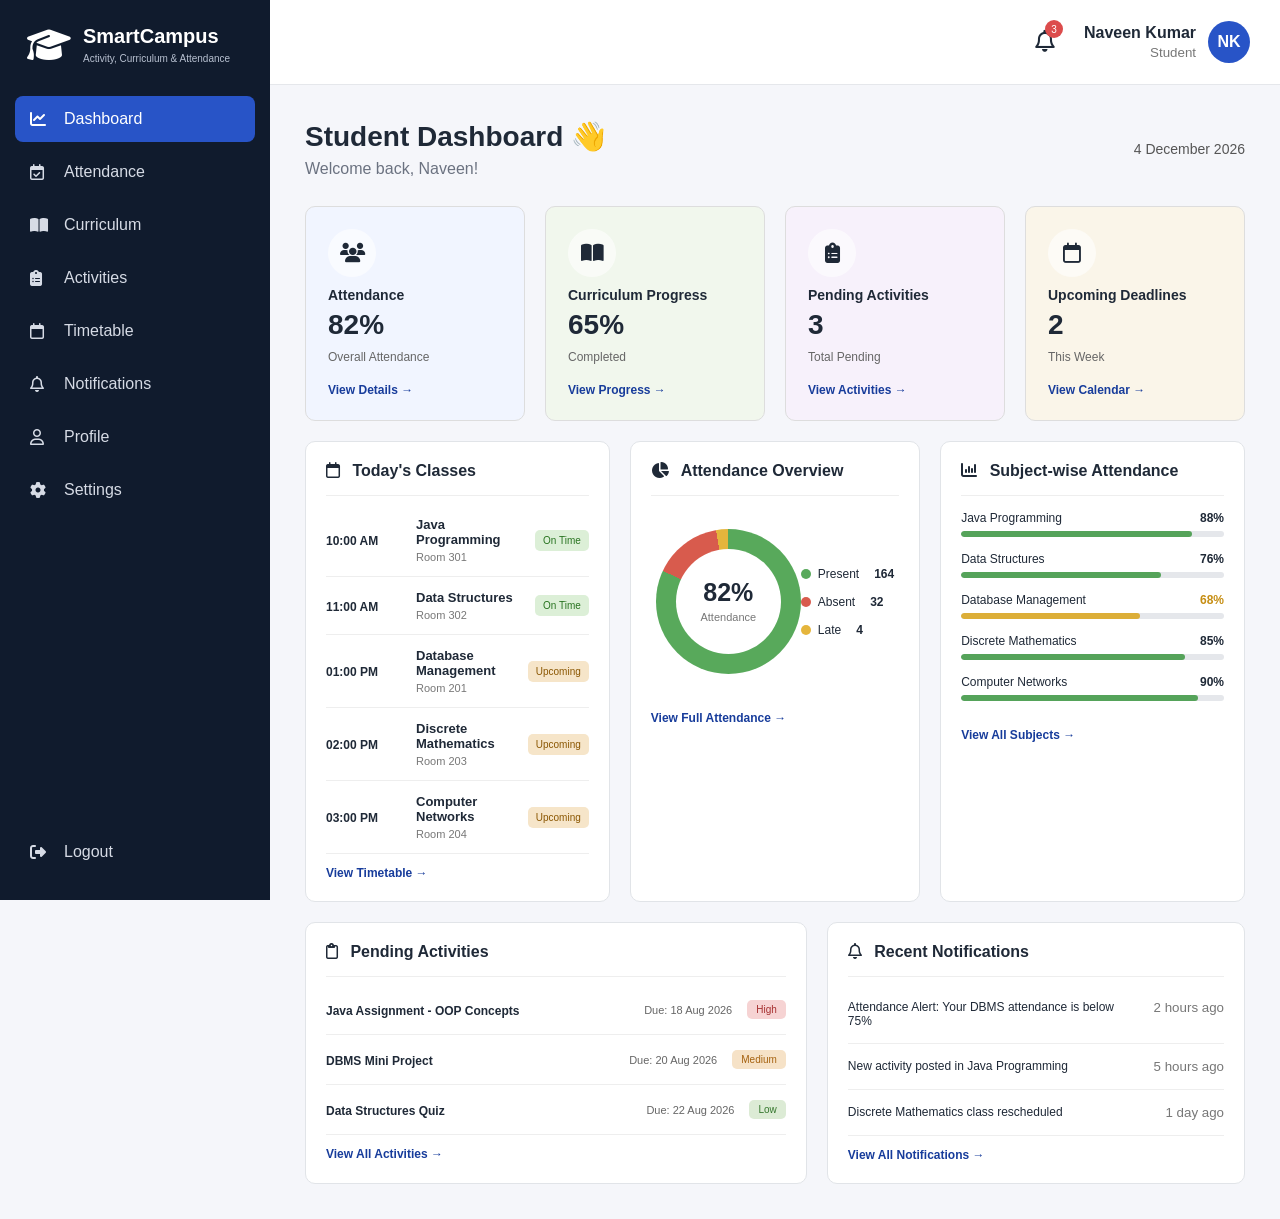
<file: index.html>
<!doctype html>
<html lang="en">
  <head>
    <meta charset="UTF-8" />
    <meta name="viewport" content="width=device-width, initial-scale=1.0" />

    <title>SmartCampus</title>

    <link rel="stylesheet" href="style.css" />

    <link
      rel="stylesheet"
      href="https://cdnjs.cloudflare.com/ajax/libs/font-awesome/6.5.2/css/all.min.css"
    />
  </head>

  <body>
    <div class="app">
      <!-- SIDEBAR -->
      <aside class="sidebar">
        <div class="logo">
          <i class="fa-solid fa-graduation-cap"></i>

          <div>
            <h2>SmartCampus</h2>
            <span>Activity, Curriculum & Attendance</span>
          </div>
        </div>

        <nav>
          <a href="index.html" class="nav-item active">
            <i class="fa-solid fa-chart-line"></i>
            <span>Dashboard</span>
          </a>

          <a href="attendance.html" class="nav-item">
            <i class="fa-regular fa-calendar-check"></i>
            <span>Attendance</span>
          </a>

          <a href="curriculum.html" class="nav-item">
            <i class="fa-solid fa-book-open"></i>
            <span>Curriculum</span>
          </a>

          <a href="activities.html" class="nav-item">
            <i class="fa-solid fa-clipboard-list"></i>
            <span>Activities</span>
          </a>

          <a href="timetable.html" class="nav-item">
            <i class="fa-regular fa-calendar"></i>
            <span>Timetable</span>
          </a>

          <a href="notifications.html" class="nav-item">
            <i class="fa-regular fa-bell"></i>
            <span>Notifications</span>
          </a>

          <a href="profile.html" class="nav-item">
            <i class="fa-regular fa-user"></i>
            <span>Profile</span>
          </a>

          <a href="settings.html" class="nav-item">
            <i class="fa-solid fa-gear"></i>
            <span>Settings</span>
          </a>
        </nav>

        <a href="#" class="logout" onclick="logout()">
          <i class="fa-solid fa-right-from-bracket"></i>
          <span>Logout</span>
        </a>
      </aside>

      <!-- MAIN -->
      <main class="main">
        <!-- HEADER -->
        <header class="header">
          <div class="mobile-menu" id="menuBtn">
            <i class="fa-solid fa-bars"></i>
          </div>

          <div class="header-right">
            <div class="notification-icon">
              <i class="fa-regular fa-bell"></i>
              <span>3</span>
            </div>

            <div class="student">
              <div>
                <strong>Naveen Kumar</strong>
                <small>Student</small>
              </div>

              <div class="avatar">NK</div>
            </div>
          </div>
        </header>

        <!-- CONTENT -->
        <section class="content">
          <div class="page-heading">
            <div>
              <h1>Student Dashboard 👋</h1>
              <p>Welcome back, Naveen!</p>
            </div>

            <span id="currentDate"></span>
          </div>

          <!-- STAT CARDS -->
          <div class="stats">
            <div class="stat-card attendance-card">
              <div class="stat-icon">
                <i class="fa-solid fa-users"></i>
              </div>

              <div>
                <p>Attendance</p>
                <h2>82%</h2>
                <span>Overall Attendance</span>
              </div>

              <button onclick="location.href = 'attendance.html'">
                View Details →
              </button>
            </div>

            <div class="stat-card curriculum-card">
              <div class="stat-icon">
                <i class="fa-solid fa-book-open"></i>
              </div>

              <div>
                <p>Curriculum Progress</p>
                <h2>65%</h2>
                <span>Completed</span>
              </div>

              <button onclick="location.href = 'curriculum.html'">
                View Progress →
              </button>
            </div>

            <div class="stat-card activity-card">
              <div class="stat-icon">
                <i class="fa-solid fa-clipboard-list"></i>
              </div>

              <div>
                <p>Pending Activities</p>
                <h2>3</h2>
                <span>Total Pending</span>
              </div>

              <button onclick="location.href = 'activities.html'">
                View Activities →
              </button>
            </div>

            <div class="stat-card deadline-card">
              <div class="stat-icon">
                <i class="fa-regular fa-calendar"></i>
              </div>

              <div>
                <p>Upcoming Deadlines</p>
                <h2>2</h2>
                <span>This Week</span>
              </div>

              <button onclick="location.href = 'activities.html'">
                View Calendar →
              </button>
            </div>
          </div>

          <!-- MIDDLE -->
          <div class="middle-grid">
            <!-- TODAY'S CLASSES -->
            <div class="panel">
              <div class="panel-title">
                <h2>
                  <i class="fa-regular fa-calendar"></i>
                  Today's Classes
                </h2>
              </div>

              <div class="class-list">
                <div class="class-row">
                  <div>
                    <strong>10:00 AM</strong>
                  </div>

                  <div>
                    <b>Java Programming</b>
                    <small>Room 301</small>
                  </div>

                  <span class="status on-time"> On Time </span>
                </div>

                <div class="class-row">
                  <div>
                    <strong>11:00 AM</strong>
                  </div>

                  <div>
                    <b>Data Structures</b>
                    <small>Room 302</small>
                  </div>

                  <span class="status on-time"> On Time </span>
                </div>

                <div class="class-row">
                  <div>
                    <strong>01:00 PM</strong>
                  </div>

                  <div>
                    <b>Database Management</b>
                    <small>Room 201</small>
                  </div>

                  <span class="status upcoming"> Upcoming </span>
                </div>

                <div class="class-row">
                  <div>
                    <strong>02:00 PM</strong>
                  </div>

                  <div>
                    <b>Discrete Mathematics</b>
                    <small>Room 203</small>
                  </div>

                  <span class="status upcoming"> Upcoming </span>
                </div>

                <div class="class-row">
                  <div>
                    <strong>03:00 PM</strong>
                  </div>

                  <div>
                    <b>Computer Networks</b>
                    <small>Room 204</small>
                  </div>

                  <span class="status upcoming"> Upcoming </span>
                </div>
              </div>

              <button
                class="view-btn"
                onclick="location.href = 'timetable.html'"
              >
                View Timetable →
              </button>
            </div>

            <!-- ATTENDANCE OVERVIEW -->
            <div class="panel">
              <div class="panel-title">
                <h2>
                  <i class="fa-solid fa-chart-pie"></i>
                  Attendance Overview
                </h2>
              </div>

              <div class="attendance-chart">
                <div class="circle">
                  <div>
                    <strong>82%</strong>
                    <span>Attendance</span>
                  </div>
                </div>

                <div class="legend">
                  <div>
                    <span class="dot present"></span>
                    Present
                    <b>164</b>
                  </div>

                  <div>
                    <span class="dot absent"></span>
                    Absent
                    <b>32</b>
                  </div>

                  <div>
                    <span class="dot late"></span>
                    Late
                    <b>4</b>
                  </div>
                </div>
              </div>

              <button
                class="view-btn"
                onclick="location.href = 'attendance.html'"
              >
                View Full Attendance →
              </button>
            </div>

            <!-- SUBJECT ATTENDANCE -->
            <div class="panel">
              <div class="panel-title">
                <h2>
                  <i class="fa-solid fa-chart-column"></i>
                  Subject-wise Attendance
                </h2>
              </div>

              <div class="subject">
                <div class="subject-info">
                  <span>Java Programming</span>
                  <b>88%</b>
                </div>

                <div class="progress">
                  <div style="width: 88%"></div>
                </div>
              </div>

              <div class="subject">
                <div class="subject-info">
                  <span>Data Structures</span>
                  <b>76%</b>
                </div>

                <div class="progress">
                  <div style="width: 76%"></div>
                </div>
              </div>

              <div class="subject">
                <div class="subject-info">
                  <span>Database Management</span>
                  <b class="warning-text">68%</b>
                </div>

                <div class="progress warning">
                  <div style="width: 68%"></div>
                </div>
              </div>

              <div class="subject">
                <div class="subject-info">
                  <span>Discrete Mathematics</span>
                  <b>85%</b>
                </div>

                <div class="progress">
                  <div style="width: 85%"></div>
                </div>
              </div>

              <div class="subject">
                <div class="subject-info">
                  <span>Computer Networks</span>
                  <b>90%</b>
                </div>

                <div class="progress">
                  <div style="width: 90%"></div>
                </div>
              </div>

              <button
                class="view-btn"
                onclick="location.href = 'attendance.html'"
              >
                View All Subjects →
              </button>
            </div>
          </div>

          <!-- BOTTOM -->
          <div class="bottom-grid">
            <!-- ACTIVITIES -->
            <div class="panel">
              <div class="panel-title">
                <h2>
                  <i class="fa-regular fa-clipboard"></i>
                  Pending Activities
                </h2>
              </div>

              <div class="activity-row">
                <div>
                  <b>Java Assignment - OOP Concepts</b>
                </div>

                <span> Due: 18 Aug 2026 </span>

                <label class="priority high"> High </label>
              </div>

              <div class="activity-row">
                <div>
                  <b>DBMS Mini Project</b>
                </div>

                <span> Due: 20 Aug 2026 </span>

                <label class="priority medium"> Medium </label>
              </div>

              <div class="activity-row">
                <div>
                  <b>Data Structures Quiz</b>
                </div>

                <span> Due: 22 Aug 2026 </span>

                <label class="priority low"> Low </label>
              </div>

              <button
                class="view-btn"
                onclick="location.href = 'activities.html'"
              >
                View All Activities →
              </button>
            </div>

            <!-- NOTIFICATIONS -->
            <div class="panel">
              <div class="panel-title">
                <h2>
                  <i class="fa-regular fa-bell"></i>
                  Recent Notifications
                </h2>
              </div>

              <div class="notification-row">
                <span>
                  Attendance Alert: Your DBMS attendance is below 75%
                </span>

                <small> 2 hours ago </small>
              </div>

              <div class="notification-row">
                <span> New activity posted in Java Programming </span>

                <small> 5 hours ago </small>
              </div>

              <div class="notification-row">
                <span> Discrete Mathematics class rescheduled </span>

                <small> 1 day ago </small>
              </div>

              <button
                class="view-btn"
                onclick="location.href = 'notifications.html'"
              >
                View All Notifications →
              </button>
            </div>
          </div>
        </section>
      </main>
    </div>

    <script src="script.js"></script>
  </body>
</html>
</file>
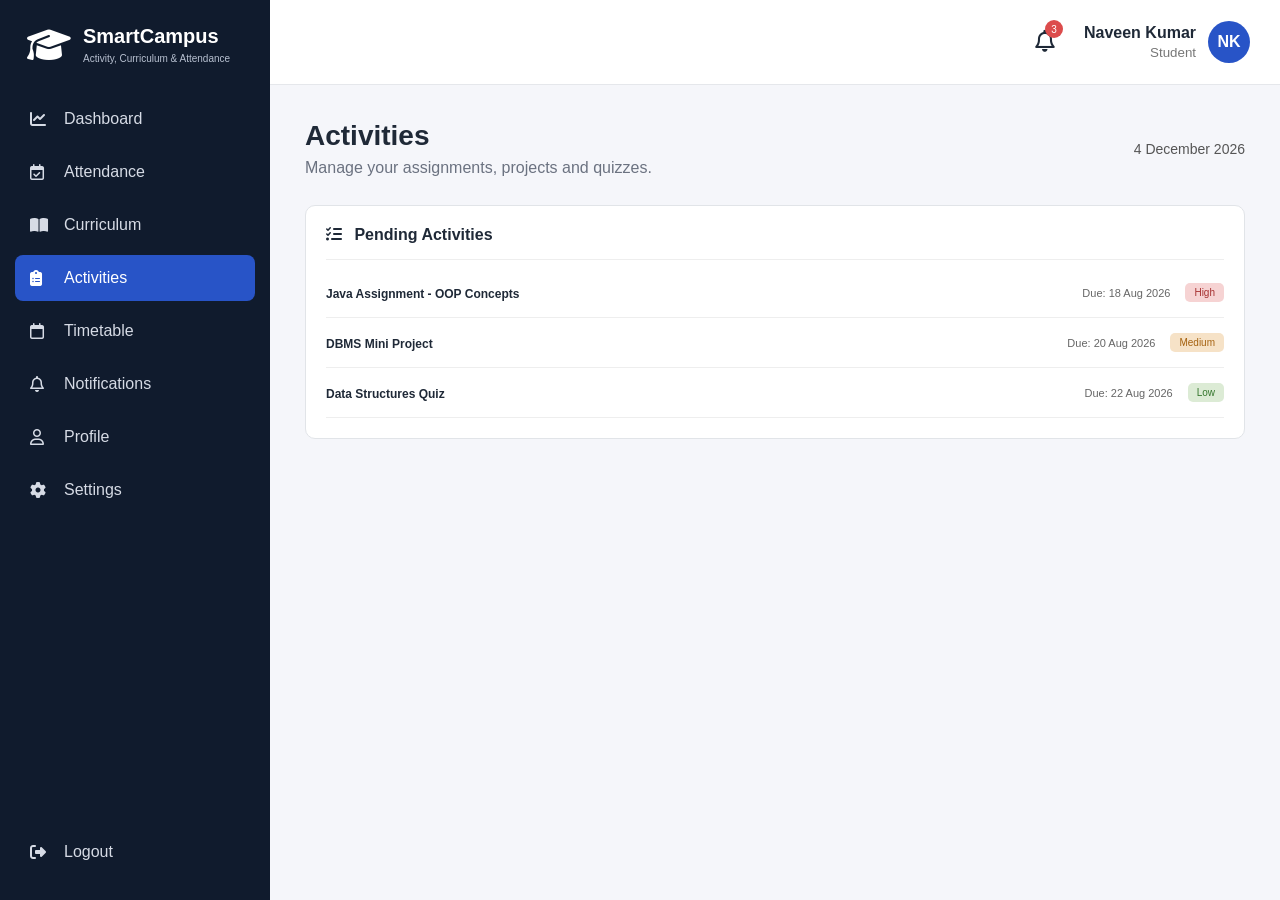
<file: activities.html>
<!DOCTYPE html>
<html lang="en">

<head>
    <meta charset="UTF-8">
    <meta name="viewport" content="width=device-width, initial-scale=1.0">

    <title>SmartCampus - Activities</title>

    <link rel="stylesheet" href="style.css">

    <link
        rel="stylesheet"
        href="https://cdnjs.cloudflare.com/ajax/libs/font-awesome/6.5.2/css/all.min.css"
    >
</head>

<body>

<div class="app">

    <aside class="sidebar">

        <div class="logo">
            <i class="fa-solid fa-graduation-cap"></i>

            <div>
                <h2>SmartCampus</h2>
                <span>Activity, Curriculum & Attendance</span>
            </div>
        </div>

        <nav>

            <a href="index.html" class="nav-item">
                <i class="fa-solid fa-chart-line"></i>
                <span>Dashboard</span>
            </a>

            <a href="attendance.html" class="nav-item">
                <i class="fa-regular fa-calendar-check"></i>
                <span>Attendance</span>
            </a>

            <a href="curriculum.html" class="nav-item">
                <i class="fa-solid fa-book-open"></i>
                <span>Curriculum</span>
            </a>

            <a href="activities.html" class="nav-item active">
                <i class="fa-solid fa-clipboard-list"></i>
                <span>Activities</span>
            </a>

            <a href="timetable.html" class="nav-item">
                <i class="fa-regular fa-calendar"></i>
                <span>Timetable</span>
            </a>

            <a href="notifications.html" class="nav-item">
                <i class="fa-regular fa-bell"></i>
                <span>Notifications</span>
            </a>

            <a href="profile.html" class="nav-item">
                <i class="fa-regular fa-user"></i>
                <span>Profile</span>
            </a>

            <a href="settings.html" class="nav-item">
                <i class="fa-solid fa-gear"></i>
                <span>Settings</span>
            </a>

        </nav>

        <a href="#" class="logout" onclick="logout()">
            <i class="fa-solid fa-right-from-bracket"></i>
            <span>Logout</span>
        </a>

    </aside>


    <main class="main">

        <header class="header">

            <div class="mobile-menu" id="menuBtn">
                <i class="fa-solid fa-bars"></i>
            </div>

            <div class="header-right">

                <div class="notification-icon">
                    <i class="fa-regular fa-bell"></i>
                    <span>3</span>
                </div>

                <div class="student">

                    <div>
                        <strong>Naveen Kumar</strong>
                        <small>Student</small>
                    </div>

                    <div class="avatar">NK</div>

                </div>

            </div>

        </header>


        <section class="content">

            <div class="page-heading">

                <div>
                    <h1>Activities</h1>
                    <p>Manage your assignments, projects and quizzes.</p>
                </div>

                <span id="currentDate"></span>

            </div>


            <div class="panel">

                <div class="panel-title">

                    <h2>
                        <i class="fa-solid fa-list-check"></i>
                        Pending Activities
                    </h2>

                </div>


                <div class="activity-row">

                    <div>
                        <b>Java Assignment - OOP Concepts</b>
                    </div>

                    <span>
                        Due: 18 Aug 2026
                    </span>

                    <label class="priority high">
                        High
                    </label>

                </div>


                <div class="activity-row">

                    <div>
                        <b>DBMS Mini Project</b>
                    </div>

                    <span>
                        Due: 20 Aug 2026
                    </span>

                    <label class="priority medium">
                        Medium
                    </label>

                </div>


                <div class="activity-row">

                    <div>
                        <b>Data Structures Quiz</b>
                    </div>

                    <span>
                        Due: 22 Aug 2026
                    </span>

                    <label class="priority low">
                        Low
                    </label>

                </div>

            </div>

        </section>

    </main>

</div>

<script src="script.js"></script>

</body>
</html>
</file>
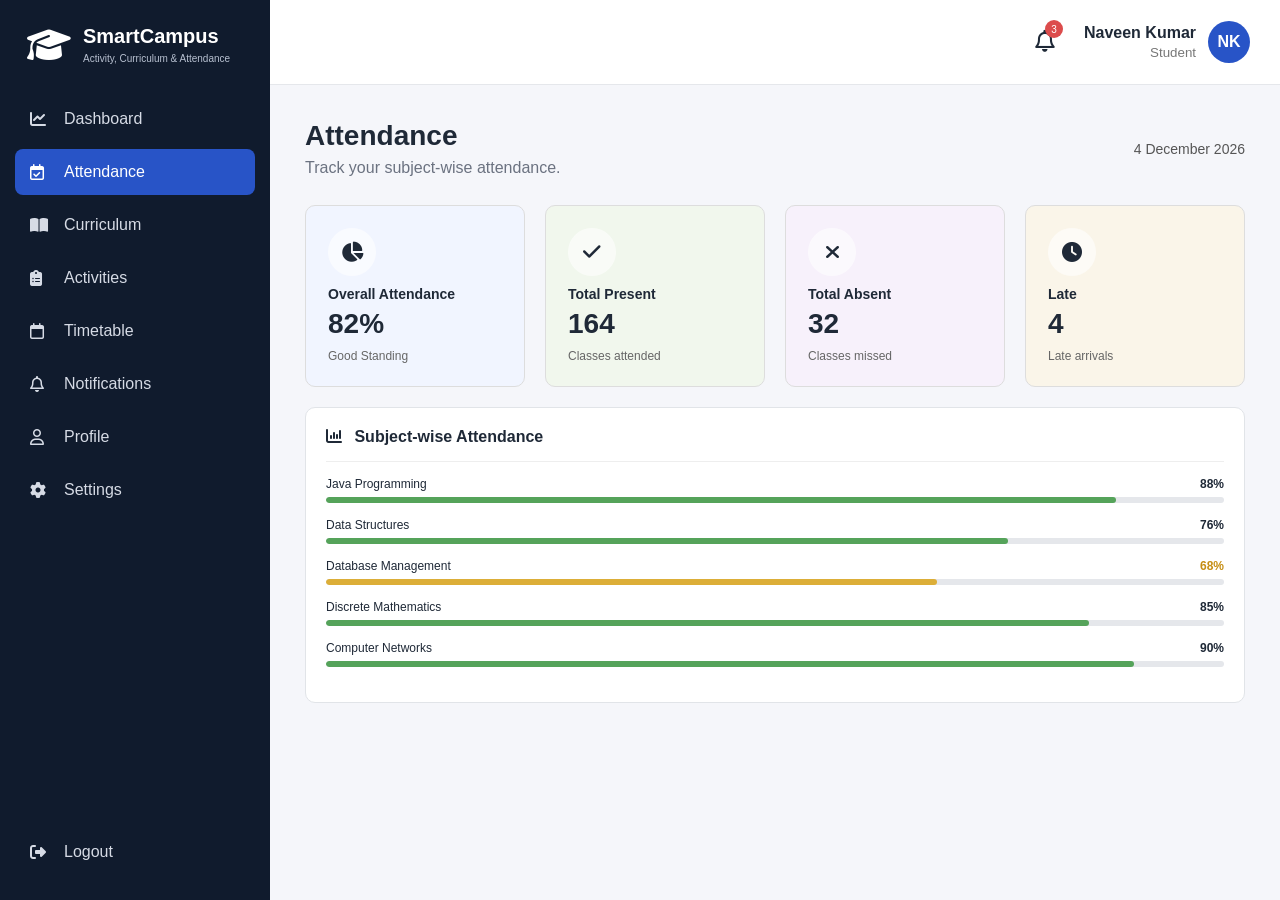
<file: attendance.html>
<!DOCTYPE html>
<html lang="en">
<head>
    <meta charset="UTF-8">
    <meta name="viewport" content="width=device-width, initial-scale=1.0">

    <title>SmartCampus - Attendance</title>

    <link rel="stylesheet" href="style.css">

    <link
        rel="stylesheet"
        href="https://cdnjs.cloudflare.com/ajax/libs/font-awesome/6.5.2/css/all.min.css"
    >
</head>

<body>

<div class="app">

    <aside class="sidebar">

        <div class="logo">
            <i class="fa-solid fa-graduation-cap"></i>

            <div>
                <h2>SmartCampus</h2>
                <span>Activity, Curriculum & Attendance</span>
            </div>
        </div>

        <nav>

            <a href="index.html" class="nav-item">
                <i class="fa-solid fa-chart-line"></i>
                <span>Dashboard</span>
            </a>

            <a href="attendance.html" class="nav-item active">
                <i class="fa-regular fa-calendar-check"></i>
                <span>Attendance</span>
            </a>

            <a href="curriculum.html" class="nav-item">
                <i class="fa-solid fa-book-open"></i>
                <span>Curriculum</span>
            </a>

            <a href="activities.html" class="nav-item">
                <i class="fa-solid fa-clipboard-list"></i>
                <span>Activities</span>
            </a>

            <a href="timetable.html" class="nav-item">
                <i class="fa-regular fa-calendar"></i>
                <span>Timetable</span>
            </a>

            <a href="notifications.html" class="nav-item">
                <i class="fa-regular fa-bell"></i>
                <span>Notifications</span>
            </a>

            <a href="profile.html" class="nav-item">
                <i class="fa-regular fa-user"></i>
                <span>Profile</span>
            </a>

            <a href="settings.html" class="nav-item">
                <i class="fa-solid fa-gear"></i>
                <span>Settings</span>
            </a>

        </nav>

        <a href="#" class="logout" onclick="logout()">
            <i class="fa-solid fa-right-from-bracket"></i>
            <span>Logout</span>
        </a>

    </aside>


    <main class="main">

        <header class="header">

            <div class="mobile-menu" id="menuBtn">
                <i class="fa-solid fa-bars"></i>
            </div>

            <div class="header-right">

                <div class="notification-icon">
                    <i class="fa-regular fa-bell"></i>
                    <span>3</span>
                </div>

                <div class="student">

                    <div>
                        <strong>Naveen Kumar</strong>
                        <small>Student</small>
                    </div>

                    <div class="avatar">
                        NK
                    </div>

                </div>

            </div>

        </header>


        <section class="content">

            <div class="page-heading">

                <div>
                    <h1>Attendance</h1>
                    <p>Track your subject-wise attendance.</p>
                </div>

                <span id="currentDate"></span>

            </div>


            <div class="stats">

                <div class="stat-card attendance-card">
                    <div class="stat-icon">
                        <i class="fa-solid fa-chart-pie"></i>
                    </div>

                    <div>
                        <p>Overall Attendance</p>
                        <h2>82%</h2>
                        <span>Good Standing</span>
                    </div>
                </div>


                <div class="stat-card curriculum-card">
                    <div class="stat-icon">
                        <i class="fa-solid fa-check"></i>
                    </div>

                    <div>
                        <p>Total Present</p>
                        <h2>164</h2>
                        <span>Classes attended</span>
                    </div>
                </div>


                <div class="stat-card activity-card">
                    <div class="stat-icon">
                        <i class="fa-solid fa-xmark"></i>
                    </div>

                    <div>
                        <p>Total Absent</p>
                        <h2>32</h2>
                        <span>Classes missed</span>
                    </div>
                </div>


                <div class="stat-card deadline-card">
                    <div class="stat-icon">
                        <i class="fa-solid fa-clock"></i>
                    </div>

                    <div>
                        <p>Late</p>
                        <h2>4</h2>
                        <span>Late arrivals</span>
                    </div>
                </div>

            </div>


            <div class="panel">

                <div class="panel-title">
                    <h2>
                        <i class="fa-solid fa-chart-column"></i>
                        Subject-wise Attendance
                    </h2>
                </div>


                <div class="subject">

                    <div class="subject-info">
                        <span>Java Programming</span>
                        <b>88%</b>
                    </div>

                    <div class="progress">
                        <div style="width:88%"></div>
                    </div>

                </div>


                <div class="subject">

                    <div class="subject-info">
                        <span>Data Structures</span>
                        <b>76%</b>
                    </div>

                    <div class="progress">
                        <div style="width:76%"></div>
                    </div>

                </div>


                <div class="subject">

                    <div class="subject-info">
                        <span>Database Management</span>
                        <b class="warning-text">68%</b>
                    </div>

                    <div class="progress warning">
                        <div style="width:68%"></div>
                    </div>

                </div>


                <div class="subject">

                    <div class="subject-info">
                        <span>Discrete Mathematics</span>
                        <b>85%</b>
                    </div>

                    <div class="progress">
                        <div style="width:85%"></div>
                    </div>

                </div>


                <div class="subject">

                    <div class="subject-info">
                        <span>Computer Networks</span>
                        <b>90%</b>
                    </div>

                    <div class="progress">
                        <div style="width:90%"></div>
                    </div>

                </div>

            </div>

        </section>

    </main>

</div>

<script src="script.js"></script>

</body>
</html>
</file>
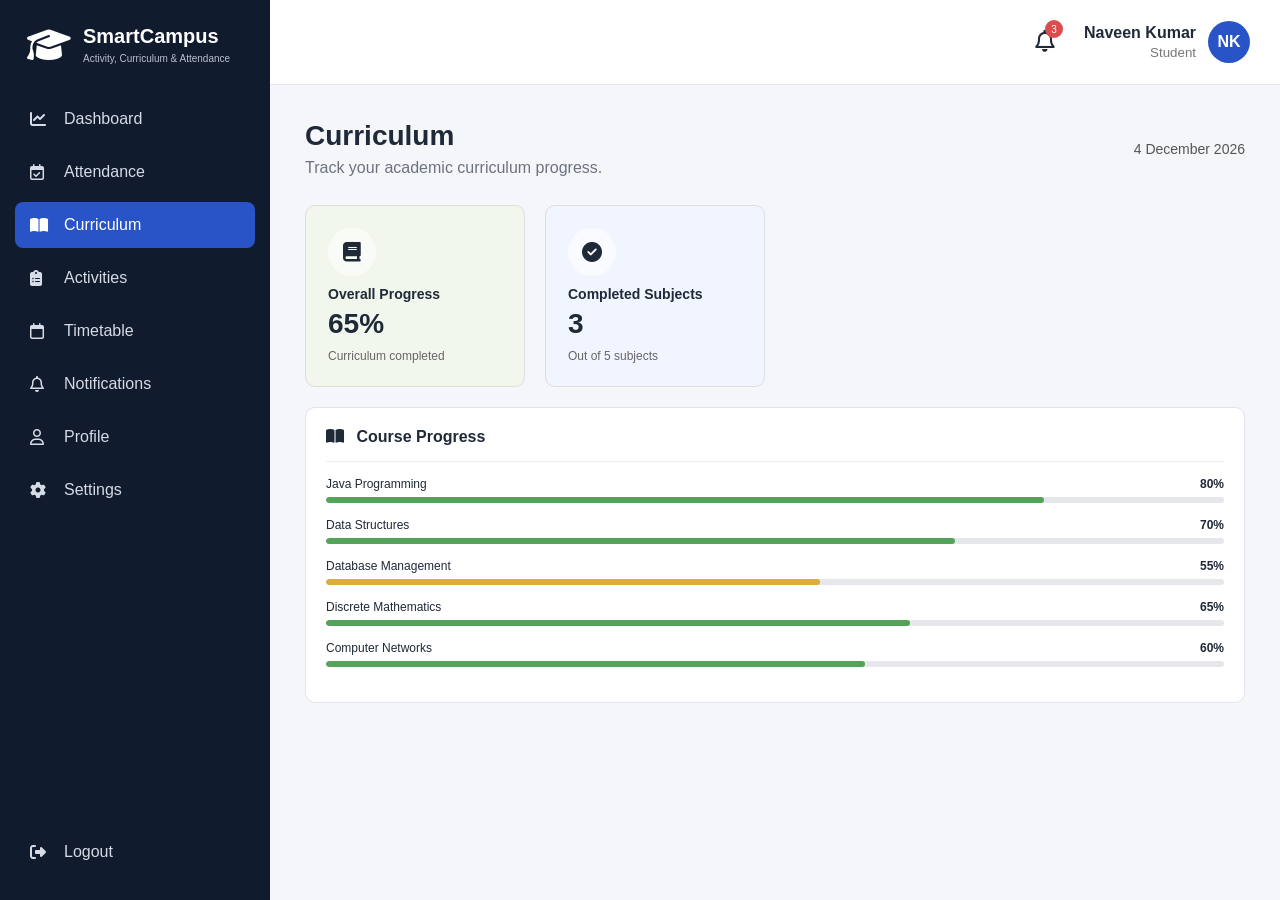
<file: curriculum.html>
<!DOCTYPE html>
<html lang="en">

<head>
    <meta charset="UTF-8">
    <meta name="viewport" content="width=device-width, initial-scale=1.0">

    <title>SmartCampus - Curriculum</title>

    <link rel="stylesheet" href="style.css">

    <link
        rel="stylesheet"
        href="https://cdnjs.cloudflare.com/ajax/libs/font-awesome/6.5.2/css/all.min.css"
    >
</head>

<body>

<div class="app">

    <aside class="sidebar">

        <div class="logo">
            <i class="fa-solid fa-graduation-cap"></i>

            <div>
                <h2>SmartCampus</h2>
                <span>Activity, Curriculum & Attendance</span>
            </div>
        </div>

        <nav>

            <a href="index.html" class="nav-item">
                <i class="fa-solid fa-chart-line"></i>
                <span>Dashboard</span>
            </a>

            <a href="attendance.html" class="nav-item">
                <i class="fa-regular fa-calendar-check"></i>
                <span>Attendance</span>
            </a>

            <a href="curriculum.html" class="nav-item active">
                <i class="fa-solid fa-book-open"></i>
                <span>Curriculum</span>
            </a>

            <a href="activities.html" class="nav-item">
                <i class="fa-solid fa-clipboard-list"></i>
                <span>Activities</span>
            </a>

            <a href="timetable.html" class="nav-item">
                <i class="fa-regular fa-calendar"></i>
                <span>Timetable</span>
            </a>

            <a href="notifications.html" class="nav-item">
                <i class="fa-regular fa-bell"></i>
                <span>Notifications</span>
            </a>

            <a href="profile.html" class="nav-item">
                <i class="fa-regular fa-user"></i>
                <span>Profile</span>
            </a>

            <a href="settings.html" class="nav-item">
                <i class="fa-solid fa-gear"></i>
                <span>Settings</span>
            </a>

        </nav>

        <a href="#" class="logout" onclick="logout()">
            <i class="fa-solid fa-right-from-bracket"></i>
            <span>Logout</span>
        </a>

    </aside>


    <main class="main">

        <header class="header">

            <div class="mobile-menu" id="menuBtn">
                <i class="fa-solid fa-bars"></i>
            </div>

            <div class="header-right">

                <div class="notification-icon">
                    <i class="fa-regular fa-bell"></i>
                    <span>3</span>
                </div>

                <div class="student">

                    <div>
                        <strong>Naveen Kumar</strong>
                        <small>Student</small>
                    </div>

                    <div class="avatar">NK</div>

                </div>

            </div>

        </header>


        <section class="content">

            <div class="page-heading">

                <div>
                    <h1>Curriculum</h1>
                    <p>Track your academic curriculum progress.</p>
                </div>

                <span id="currentDate"></span>

            </div>


            <div class="stats">

                <div class="stat-card curriculum-card">

                    <div class="stat-icon">
                        <i class="fa-solid fa-book"></i>
                    </div>

                    <div>
                        <p>Overall Progress</p>
                        <h2>65%</h2>
                        <span>Curriculum completed</span>
                    </div>

                </div>

                <div class="stat-card attendance-card">

                    <div class="stat-icon">
                        <i class="fa-solid fa-circle-check"></i>
                    </div>

                    <div>
                        <p>Completed Subjects</p>
                        <h2>3</h2>
                        <span>Out of 5 subjects</span>
                    </div>

                </div>

            </div>


            <div class="panel">

                <div class="panel-title">
                    <h2>
                        <i class="fa-solid fa-book-open"></i>
                        Course Progress
                    </h2>
                </div>


                <div class="subject">

                    <div class="subject-info">
                        <span>Java Programming</span>
                        <b>80%</b>
                    </div>

                    <div class="progress">
                        <div style="width:80%"></div>
                    </div>

                </div>


                <div class="subject">

                    <div class="subject-info">
                        <span>Data Structures</span>
                        <b>70%</b>
                    </div>

                    <div class="progress">
                        <div style="width:70%"></div>
                    </div>

                </div>


                <div class="subject">

                    <div class="subject-info">
                        <span>Database Management</span>
                        <b>55%</b>
                    </div>

                    <div class="progress warning">
                        <div style="width:55%"></div>
                    </div>

                </div>


                <div class="subject">

                    <div class="subject-info">
                        <span>Discrete Mathematics</span>
                        <b>65%</b>
                    </div>

                    <div class="progress">
                        <div style="width:65%"></div>
                    </div>

                </div>


                <div class="subject">

                    <div class="subject-info">
                        <span>Computer Networks</span>
                        <b>60%</b>
                    </div>

                    <div class="progress">
                        <div style="width:60%"></div>
                    </div>

                </div>

            </div>

        </section>

    </main>

</div>

<script src="script.js"></script>

</body>
</html>
</file>
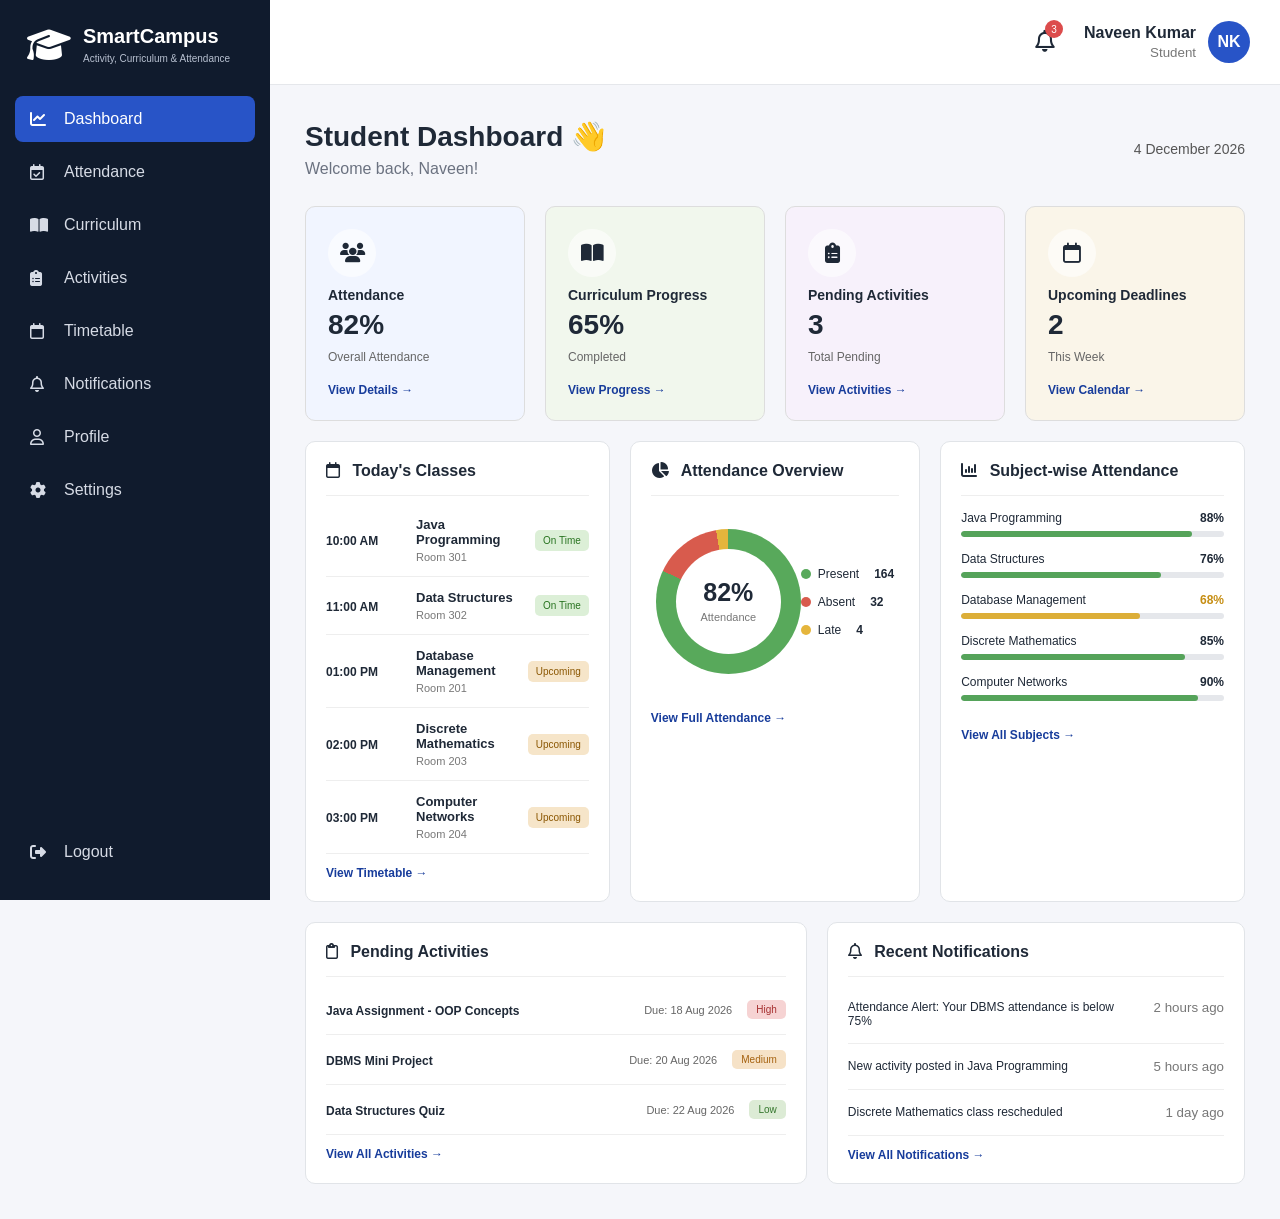
<file: new_project.html>
<!DOCTYPE html>
<html lang="en">
<head>
    <meta charset="UTF-8">
    <meta name="viewport" content="width=device-width, initial-scale=1.0">

    <title>SmartCampus - Student Dashboard</title>

    <link rel="stylesheet" href="style.css">

    <!-- Icons -->
    <link
        rel="stylesheet"
        href="https://cdnjs.cloudflare.com/ajax/libs/font-awesome/6.5.2/css/all.min.css"
    >
</head>

<body>

<div class="app">

    <!-- ================= SIDEBAR ================= -->

    <aside class="sidebar">

        <div class="logo">
            <i class="fa-solid fa-graduation-cap"></i>

            <div>
                <h2>SmartCampus</h2>
                <span>Activity, Curriculum & Attendance</span>
            </div>
        </div>

        <nav>

            <a href="#" class="nav-item active" data-page="dashboard">
                <i class="fa-solid fa-chart-line"></i>
                <span>Dashboard</span>
            </a>

            <a href="#" class="nav-item" data-page="attendance">
                <i class="fa-regular fa-calendar-check"></i>
                <span>Attendance</span>
            </a>

            <a href="#" class="nav-item" data-page="curriculum">
                <i class="fa-solid fa-book-open"></i>
                <span>Curriculum</span>
            </a>

            <a href="#" class="nav-item" data-page="activities">
                <i class="fa-solid fa-clipboard-list"></i>
                <span>Activities</span>
            </a>

            <a href="#" class="nav-item" data-page="timetable">
                <i class="fa-regular fa-calendar"></i>
                <span>Timetable</span>
            </a>

            <a href="#" class="nav-item" data-page="notifications">
                <i class="fa-regular fa-bell"></i>
                <span>Notifications</span>
            </a>

            <a href="#" class="nav-item" data-page="profile">
                <i class="fa-regular fa-user"></i>
                <span>Profile</span>
            </a>

            <a href="#" class="nav-item" data-page="settings">
                <i class="fa-solid fa-gear"></i>
                <span>Settings</span>
            </a>

        </nav>

        <a href="#" class="logout">
            <i class="fa-solid fa-right-from-bracket"></i>
            <span>Logout</span>
        </a>

    </aside>


    <!-- ================= MAIN ================= -->

    <main class="main">

        <!-- HEADER -->

        <header class="header">

            <div class="mobile-menu" id="menuBtn">
                <i class="fa-solid fa-bars"></i>
            </div>

            <div class="header-right">

                <div class="notification-icon">
                    <i class="fa-regular fa-bell"></i>
                    <span>3</span>
                </div>

                <div class="student">

                    <div>
                        <strong>Naveen Kumar</strong>
                        <small>Student</small>
                    </div>

                    <div class="avatar">
                        NK
                    </div>

                </div>

            </div>

        </header>


        <!-- ================= CONTENT ================= -->

        <section class="content" id="content">

            <div class="page-heading">

                <div>
                    <h1>Student Dashboard 👋</h1>
                    <p>Welcome back, Naveen!</p>
                </div>

                <span id="currentDate"></span>

            </div>


            <!-- ================= STAT CARDS ================= -->

            <div class="stats">

                <div class="stat-card attendance-card">

                    <div class="stat-icon">
                        <i class="fa-solid fa-users"></i>
                    </div>

                    <div>
                        <p>Attendance</p>
                        <h2>82%</h2>
                        <span>Overall Attendance</span>
                    </div>

                    <button onclick="showPage('attendance')">
                        View Details →
                    </button>

                </div>


                <div class="stat-card curriculum-card">

                    <div class="stat-icon">
                        <i class="fa-solid fa-book-open"></i>
                    </div>

                    <div>
                        <p>Curriculum Progress</p>
                        <h2>65%</h2>
                        <span>Completed</span>
                    </div>

                    <button onclick="showPage('curriculum')">
                        View Progress →
                    </button>

                </div>


                <div class="stat-card activity-card">

                    <div class="stat-icon">
                        <i class="fa-solid fa-clipboard-list"></i>
                    </div>

                    <div>
                        <p>Pending Activities</p>
                        <h2>3</h2>
                        <span>Total Pending</span>
                    </div>

                    <button onclick="showPage('activities')">
                        View Activities →
                    </button>

                </div>


                <div class="stat-card deadline-card">

                    <div class="stat-icon">
                        <i class="fa-regular fa-calendar"></i>
                    </div>

                    <div>
                        <p>Upcoming Deadlines</p>
                        <h2>2</h2>
                        <span>This Week</span>
                    </div>

                    <button onclick="showPage('activities')">
                        View Calendar →
                    </button>

                </div>

            </div>


            <!-- ================= MIDDLE SECTION ================= -->

            <div class="middle-grid">


                <!-- TODAY'S CLASSES -->

                <div class="panel">

                    <div class="panel-title">
                        <h2>
                            <i class="fa-regular fa-calendar"></i>
                            Today's Classes
                        </h2>
                    </div>

                    <div class="class-list">

                        <div class="class-row">
                            <div>
                                <strong>10:00 AM</strong>
                            </div>

                            <div>
                                <b>Java Programming</b>
                                <small>Room 301</small>
                            </div>

                            <span class="status on-time">
                                On Time
                            </span>
                        </div>


                        <div class="class-row">

                            <div>
                                <strong>11:00 AM</strong>
                            </div>

                            <div>
                                <b>Data Structures</b>
                                <small>Room 302</small>
                            </div>

                            <span class="status on-time">
                                On Time
                            </span>

                        </div>


                        <div class="class-row">

                            <div>
                                <strong>01:00 PM</strong>
                            </div>

                            <div>
                                <b>Database Management</b>
                                <small>Room 201</small>
                            </div>

                            <span class="status upcoming">
                                Upcoming
                            </span>

                        </div>


                        <div class="class-row">

                            <div>
                                <strong>02:00 PM</strong>
                            </div>

                            <div>
                                <b>Discrete Mathematics</b>
                                <small>Room 203</small>
                            </div>

                            <span class="status upcoming">
                                Upcoming
                            </span>

                        </div>


                        <div class="class-row">

                            <div>
                                <strong>03:00 PM</strong>
                            </div>

                            <div>
                                <b>Computer Networks</b>
                                <small>Room 204</small>
                            </div>

                            <span class="status upcoming">
                                Upcoming
                            </span>

                        </div>

                    </div>

                    <button class="view-btn"
                            onclick="showPage('timetable')">
                        View Timetable →
                    </button>

                </div>


                <!-- ATTENDANCE OVERVIEW -->

                <div class="panel">

                    <div class="panel-title">
                        <h2>
                            <i class="fa-solid fa-chart-pie"></i>
                            Attendance Overview
                        </h2>
                    </div>

                    <div class="attendance-chart">

                        <div class="circle">

                            <div>
                                <strong>82%</strong>
                                <span>Attendance</span>
                            </div>

                        </div>

                        <div class="legend">

                            <div>
                                <span class="dot present"></span>
                                Present
                                <b>164</b>
                            </div>

                            <div>
                                <span class="dot absent"></span>
                                Absent
                                <b>32</b>
                            </div>

                            <div>
                                <span class="dot late"></span>
                                Late
                                <b>4</b>
                            </div>

                        </div>

                    </div>

                    <button class="view-btn"
                            onclick="showPage('attendance')">
                        View Full Attendance →
                    </button>

                </div>


                <!-- SUBJECT ATTENDANCE -->

                <div class="panel">

                    <div class="panel-title">
                        <h2>
                            <i class="fa-solid fa-chart-column"></i>
                            Subject-wise Attendance
                        </h2>
                    </div>


                    <div class="subject">

                        <div class="subject-info">
                            <span>Java Programming</span>
                            <b>88%</b>
                        </div>

                        <div class="progress">
                            <div style="width:88%"></div>
                        </div>

                    </div>


                    <div class="subject">

                        <div class="subject-info">
                            <span>Data Structures</span>
                            <b>76%</b>
                        </div>

                        <div class="progress">
                            <div style="width:76%"></div>
                        </div>

                    </div>


                    <div class="subject">

                        <div class="subject-info">
                            <span>Database Management</span>
                            <b class="warning-text">68%</b>
                        </div>

                        <div class="progress warning">
                            <div style="width:68%"></div>
                        </div>

                    </div>


                    <div class="subject">

                        <div class="subject-info">
                            <span>Discrete Mathematics</span>
                            <b>85%</b>
                        </div>

                        <div class="progress">
                            <div style="width:85%"></div>
                        </div>

                    </div>


                    <div class="subject">

                        <div class="subject-info">
                            <span>Computer Networks</span>
                            <b>90%</b>
                        </div>

                        <div class="progress">
                            <div style="width:90%"></div>
                        </div>

                    </div>


                    <button class="view-btn"
                            onclick="showPage('attendance')">
                        View All Subjects →
                    </button>

                </div>

            </div>


            <!-- ================= BOTTOM ================= -->

            <div class="bottom-grid">


                <!-- ACTIVITIES -->

                <div class="panel">

                    <div class="panel-title">

                        <h2>
                            <i class="fa-regular fa-clipboard"></i>
                            Pending Activities
                        </h2>

                    </div>


                    <div class="activity-row">

                        <div>
                            <b>Java Assignment - OOP Concepts</b>
                        </div>

                        <span>
                            Due: 18 Aug 2026
                        </span>

                        <label class="priority high">
                            High
                        </label>

                    </div>


                    <div class="activity-row">

                        <div>
                            <b>DBMS Mini Project</b>
                        </div>

                        <span>
                            Due: 20 Aug 2026
                        </span>

                        <label class="priority medium">
                            Medium
                        </label>

                    </div>


                    <div class="activity-row">

                        <div>
                            <b>Data Structures Quiz</b>
                        </div>

                        <span>
                            Due: 22 Aug 2026
                        </span>

                        <label class="priority low">
                            Low
                        </label>

                    </div>


                    <button class="view-btn"
                            onclick="showPage('activities')">
                        View All Activities →
                    </button>

                </div>


                <!-- NOTIFICATIONS -->

                <div class="panel">

                    <div class="panel-title">

                        <h2>
                            <i class="fa-regular fa-bell"></i>
                            Recent Notifications
                        </h2>

                    </div>


                    <div class="notification-row">

                        <span>
                            Attendance Alert: Your DBMS attendance is below 75%
                        </span>

                        <small>
                            2 hours ago
                        </small>

                    </div>


                    <div class="notification-row">

                        <span>
                            New activity posted in Java Programming
                        </span>

                        <small>
                            5 hours ago
                        </small>

                    </div>


                    <div class="notification-row">

                        <span>
                            Discrete Mathematics class rescheduled
                        </span>

                        <small>
                            1 day ago
                        </small>

                    </div>


                    <button class="view-btn"
                            onclick="showPage('notifications')">
                        View All Notifications →
                    </button>

                </div>

            </div>

        </section>

    </main>

</div>


<script src="script.js"></script>

</body>
</html>
</file>
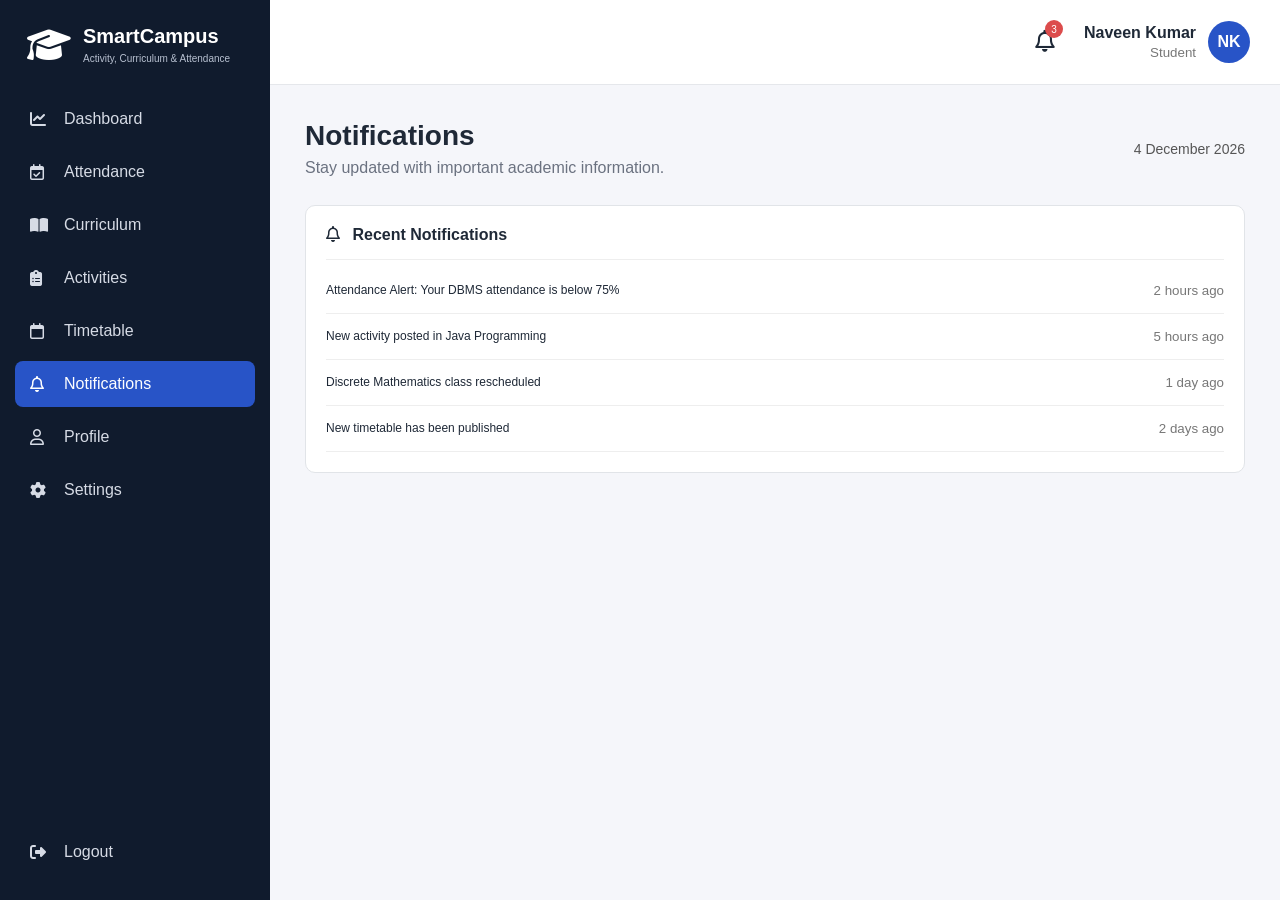
<file: notifications.html>
<!DOCTYPE html>
<html lang="en">

<head>
    <meta charset="UTF-8">
    <meta name="viewport" content="width=device-width, initial-scale=1.0">

    <title>SmartCampus - Notifications</title>

    <link rel="stylesheet" href="style.css">

    <link
        rel="stylesheet"
        href="https://cdnjs.cloudflare.com/ajax/libs/font-awesome/6.5.2/css/all.min.css"
    >
</head>

<body>

<div class="app">

    <aside class="sidebar">

        <div class="logo">
            <i class="fa-solid fa-graduation-cap"></i>

            <div>
                <h2>SmartCampus</h2>
                <span>Activity, Curriculum & Attendance</span>
            </div>
        </div>

        <nav>

            <a href="index.html" class="nav-item">
                <i class="fa-solid fa-chart-line"></i>
                <span>Dashboard</span>
            </a>

            <a href="attendance.html" class="nav-item">
                <i class="fa-regular fa-calendar-check"></i>
                <span>Attendance</span>
            </a>

            <a href="curriculum.html" class="nav-item">
                <i class="fa-solid fa-book-open"></i>
                <span>Curriculum</span>
            </a>

            <a href="activities.html" class="nav-item">
                <i class="fa-solid fa-clipboard-list"></i>
                <span>Activities</span>
            </a>

            <a href="timetable.html" class="nav-item">
                <i class="fa-regular fa-calendar"></i>
                <span>Timetable</span>
            </a>

            <a href="notifications.html" class="nav-item active">
                <i class="fa-regular fa-bell"></i>
                <span>Notifications</span>
            </a>

            <a href="profile.html" class="nav-item">
                <i class="fa-regular fa-user"></i>
                <span>Profile</span>
            </a>

            <a href="settings.html" class="nav-item">
                <i class="fa-solid fa-gear"></i>
                <span>Settings</span>
            </a>

        </nav>

        <a href="#" class="logout" onclick="logout()">
            <i class="fa-solid fa-right-from-bracket"></i>
            <span>Logout</span>
        </a>

    </aside>


    <main class="main">

        <header class="header">

            <div class="mobile-menu" id="menuBtn">
                <i class="fa-solid fa-bars"></i>
            </div>

            <div class="header-right">

                <div class="notification-icon">
                    <i class="fa-regular fa-bell"></i>
                    <span>3</span>
                </div>

                <div class="student">

                    <div>
                        <strong>Naveen Kumar</strong>
                        <small>Student</small>
                    </div>

                    <div class="avatar">NK</div>

                </div>

            </div>

        </header>


        <section class="content">

            <div class="page-heading">

                <div>
                    <h1>Notifications</h1>
                    <p>Stay updated with important academic information.</p>
                </div>

                <span id="currentDate"></span>

            </div>


            <div class="panel">

                <div class="panel-title">

                    <h2>
                        <i class="fa-regular fa-bell"></i>
                        Recent Notifications
                    </h2>

                </div>


                <div class="notification-row">

                    <span>
                        Attendance Alert: Your DBMS attendance is below 75%
                    </span>

                    <small>
                        2 hours ago
                    </small>

                </div>


                <div class="notification-row">

                    <span>
                        New activity posted in Java Programming
                    </span>

                    <small>
                        5 hours ago
                    </small>

                </div>


                <div class="notification-row">

                    <span>
                        Discrete Mathematics class rescheduled
                    </span>

                    <small>
                        1 day ago
                    </small>

                </div>


                <div class="notification-row">

                    <span>
                        New timetable has been published
                    </span>

                    <small>
                        2 days ago
                    </small>

                </div>

            </div>

        </section>

    </main>

</div>

<script src="script.js"></script>

</body>
</html>
</file>
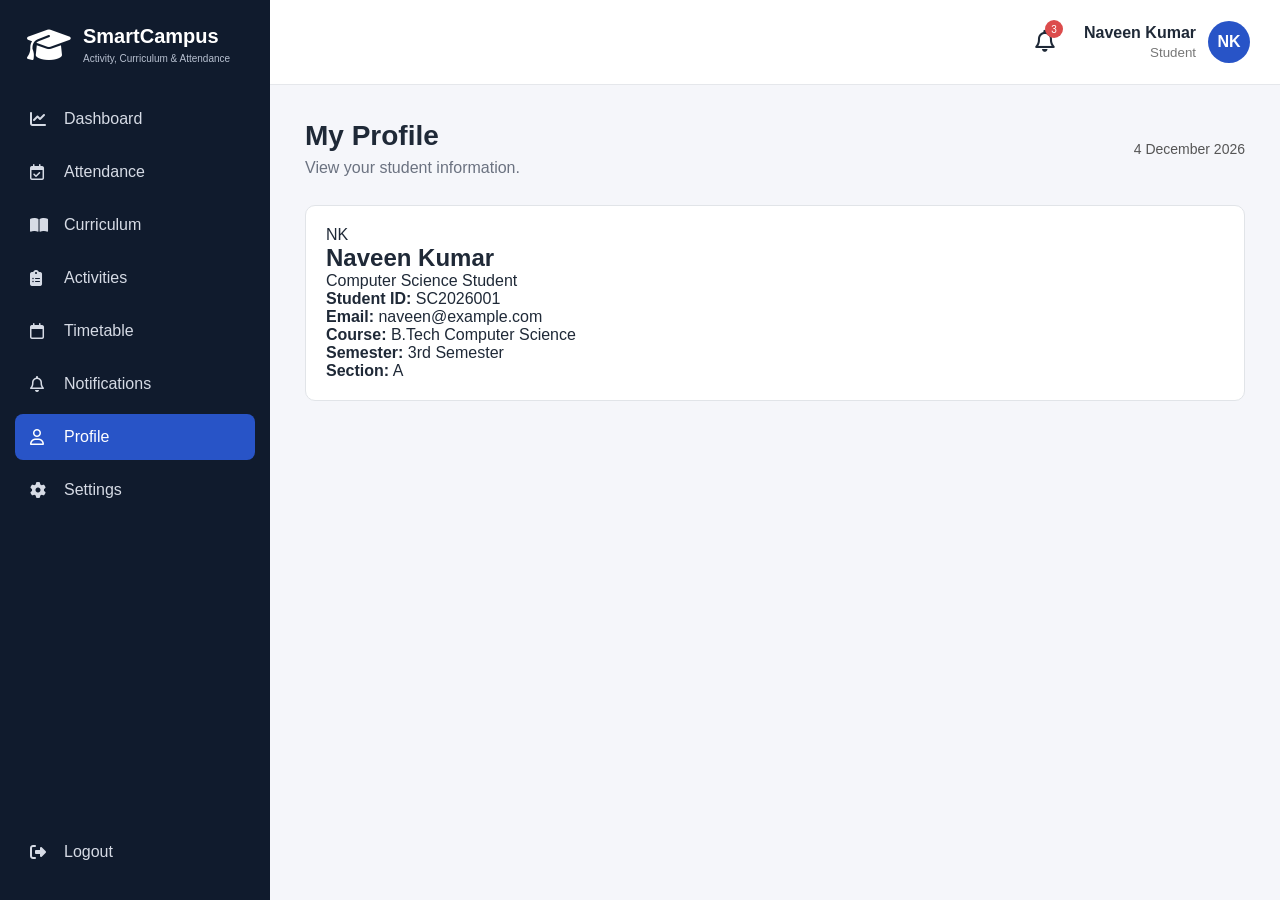
<file: profile.html>
<!DOCTYPE html>
<html lang="en">

<head>
    <meta charset="UTF-8">
    <meta name="viewport" content="width=device-width, initial-scale=1.0">

    <title>SmartCampus - Profile</title>

    <link rel="stylesheet" href="style.css">

    <link
        rel="stylesheet"
        href="https://cdnjs.cloudflare.com/ajax/libs/font-awesome/6.5.2/css/all.min.css"
    >
</head>

<body>

<div class="app">

    <aside class="sidebar">

        <div class="logo">
            <i class="fa-solid fa-graduation-cap"></i>

            <div>
                <h2>SmartCampus</h2>
                <span>Activity, Curriculum & Attendance</span>
            </div>
        </div>

        <nav>

            <a href="index.html" class="nav-item">
                <i class="fa-solid fa-chart-line"></i>
                <span>Dashboard</span>
            </a>

            <a href="attendance.html" class="nav-item">
                <i class="fa-regular fa-calendar-check"></i>
                <span>Attendance</span>
            </a>

            <a href="curriculum.html" class="nav-item">
                <i class="fa-solid fa-book-open"></i>
                <span>Curriculum</span>
            </a>

            <a href="activities.html" class="nav-item">
                <i class="fa-solid fa-clipboard-list"></i>
                <span>Activities</span>
            </a>

            <a href="timetable.html" class="nav-item">
                <i class="fa-regular fa-calendar"></i>
                <span>Timetable</span>
            </a>

            <a href="notifications.html" class="nav-item">
                <i class="fa-regular fa-bell"></i>
                <span>Notifications</span>
            </a>

            <a href="profile.html" class="nav-item active">
                <i class="fa-regular fa-user"></i>
                <span>Profile</span>
            </a>

            <a href="settings.html" class="nav-item">
                <i class="fa-solid fa-gear"></i>
                <span>Settings</span>
            </a>

        </nav>

        <a href="#" class="logout" onclick="logout()">
            <i class="fa-solid fa-right-from-bracket"></i>
            <span>Logout</span>
        </a>

    </aside>


    <main class="main">

        <header class="header">

            <div class="mobile-menu" id="menuBtn">
                <i class="fa-solid fa-bars"></i>
            </div>

            <div class="header-right">

                <div class="notification-icon">
                    <i class="fa-regular fa-bell"></i>
                    <span>3</span>
                </div>

                <div class="student">

                    <div>
                        <strong>Naveen Kumar</strong>
                        <small>Student</small>
                    </div>

                    <div class="avatar">NK</div>

                </div>

            </div>

        </header>


        <section class="content">

            <div class="page-heading">

                <div>
                    <h1>My Profile</h1>
                    <p>View your student information.</p>
                </div>

                <span id="currentDate"></span>

            </div>


            <div class="panel profile-panel">

                <div class="profile-avatar">
                    NK
                </div>

                <h2>Naveen Kumar</h2>

                <p>Computer Science Student</p>

                <div class="profile-info">

                    <p>
                        <strong>Student ID:</strong>
                        SC2026001
                    </p>

                    <p>
                        <strong>Email:</strong>
                        naveen@example.com
                    </p>

                    <p>
                        <strong>Course:</strong>
                        B.Tech Computer Science
                    </p>

                    <p>
                        <strong>Semester:</strong>
                        3rd Semester
                    </p>

                    <p>
                        <strong>Section:</strong>
                        A
                    </p>

                </div>

            </div>

        </section>

    </main>

</div>

<script src="script.js"></script>

</body>
</html>
</file>
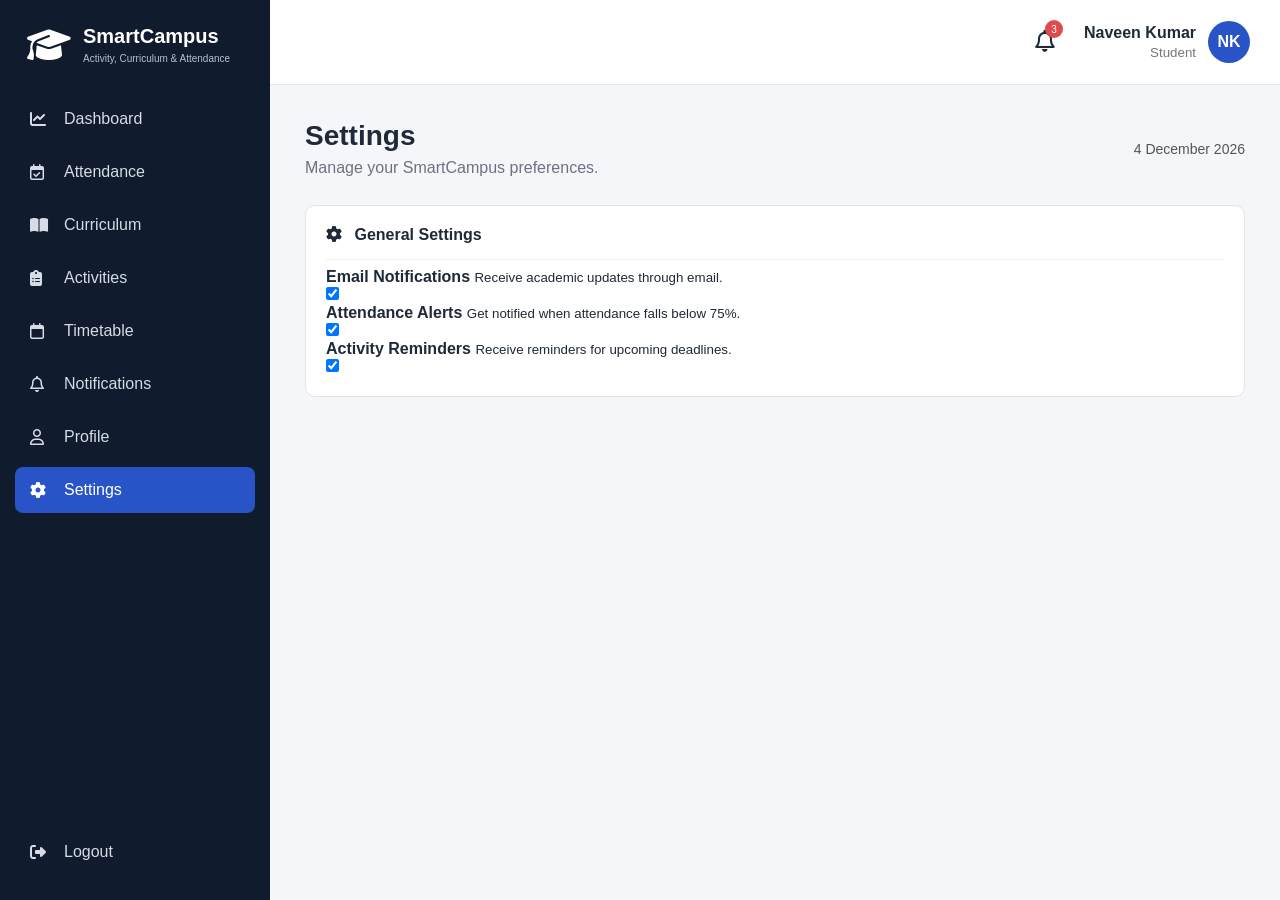
<file: settings.html>
<!DOCTYPE html>
<html lang="en">

<head>
    <meta charset="UTF-8">
    <meta name="viewport" content="width=device-width, initial-scale=1.0">

    <title>SmartCampus - Settings</title>

    <link rel="stylesheet" href="style.css">

    <link
        rel="stylesheet"
        href="https://cdnjs.cloudflare.com/ajax/libs/font-awesome/6.5.2/css/all.min.css"
    >
</head>

<body>

<div class="app">

    <aside class="sidebar">

        <div class="logo">
            <i class="fa-solid fa-graduation-cap"></i>

            <div>
                <h2>SmartCampus</h2>
                <span>Activity, Curriculum & Attendance</span>
            </div>
        </div>

        <nav>

            <a href="index.html" class="nav-item">
                <i class="fa-solid fa-chart-line"></i>
                <span>Dashboard</span>
            </a>

            <a href="attendance.html" class="nav-item">
                <i class="fa-regular fa-calendar-check"></i>
                <span>Attendance</span>
            </a>

            <a href="curriculum.html" class="nav-item">
                <i class="fa-solid fa-book-open"></i>
                <span>Curriculum</span>
            </a>

            <a href="activities.html" class="nav-item">
                <i class="fa-solid fa-clipboard-list"></i>
                <span>Activities</span>
            </a>

            <a href="timetable.html" class="nav-item">
                <i class="fa-regular fa-calendar"></i>
                <span>Timetable</span>
            </a>

            <a href="notifications.html" class="nav-item">
                <i class="fa-regular fa-bell"></i>
                <span>Notifications</span>
            </a>

            <a href="profile.html" class="nav-item">
                <i class="fa-regular fa-user"></i>
                <span>Profile</span>
            </a>

            <a href="settings.html" class="nav-item active">
                <i class="fa-solid fa-gear"></i>
                <span>Settings</span>
            </a>

        </nav>

        <a href="#" class="logout" onclick="logout()">
            <i class="fa-solid fa-right-from-bracket"></i>
            <span>Logout</span>
        </a>

    </aside>


    <main class="main">

        <header class="header">

            <div class="mobile-menu" id="menuBtn">
                <i class="fa-solid fa-bars"></i>
            </div>

            <div class="header-right">

                <div class="notification-icon">
                    <i class="fa-regular fa-bell"></i>
                    <span>3</span>
                </div>

                <div class="student">

                    <div>
                        <strong>Naveen Kumar</strong>
                        <small>Student</small>
                    </div>

                    <div class="avatar">NK</div>

                </div>

            </div>

        </header>


        <section class="content">

            <div class="page-heading">

                <div>
                    <h1>Settings</h1>
                    <p>Manage your SmartCampus preferences.</p>
                </div>

                <span id="currentDate"></span>

            </div>


            <div class="panel">

                <div class="panel-title">
                    <h2>
                        <i class="fa-solid fa-gear"></i>
                        General Settings
                    </h2>
                </div>


                <div class="setting-row">

                    <div>
                        <b>Email Notifications</b>
                        <small>Receive academic updates through email.</small>
                    </div>

                    <input type="checkbox" checked>

                </div>


                <div class="setting-row">

                    <div>
                        <b>Attendance Alerts</b>
                        <small>Get notified when attendance falls below 75%.</small>
                    </div>

                    <input type="checkbox" checked>

                </div>


                <div class="setting-row">

                    <div>
                        <b>Activity Reminders</b>
                        <small>Receive reminders for upcoming deadlines.</small>
                    </div>

                    <input type="checkbox" checked>

                </div>

            </div>

        </section>

    </main>

</div>

<script src="script.js"></script>

</body>
</html>
</file>
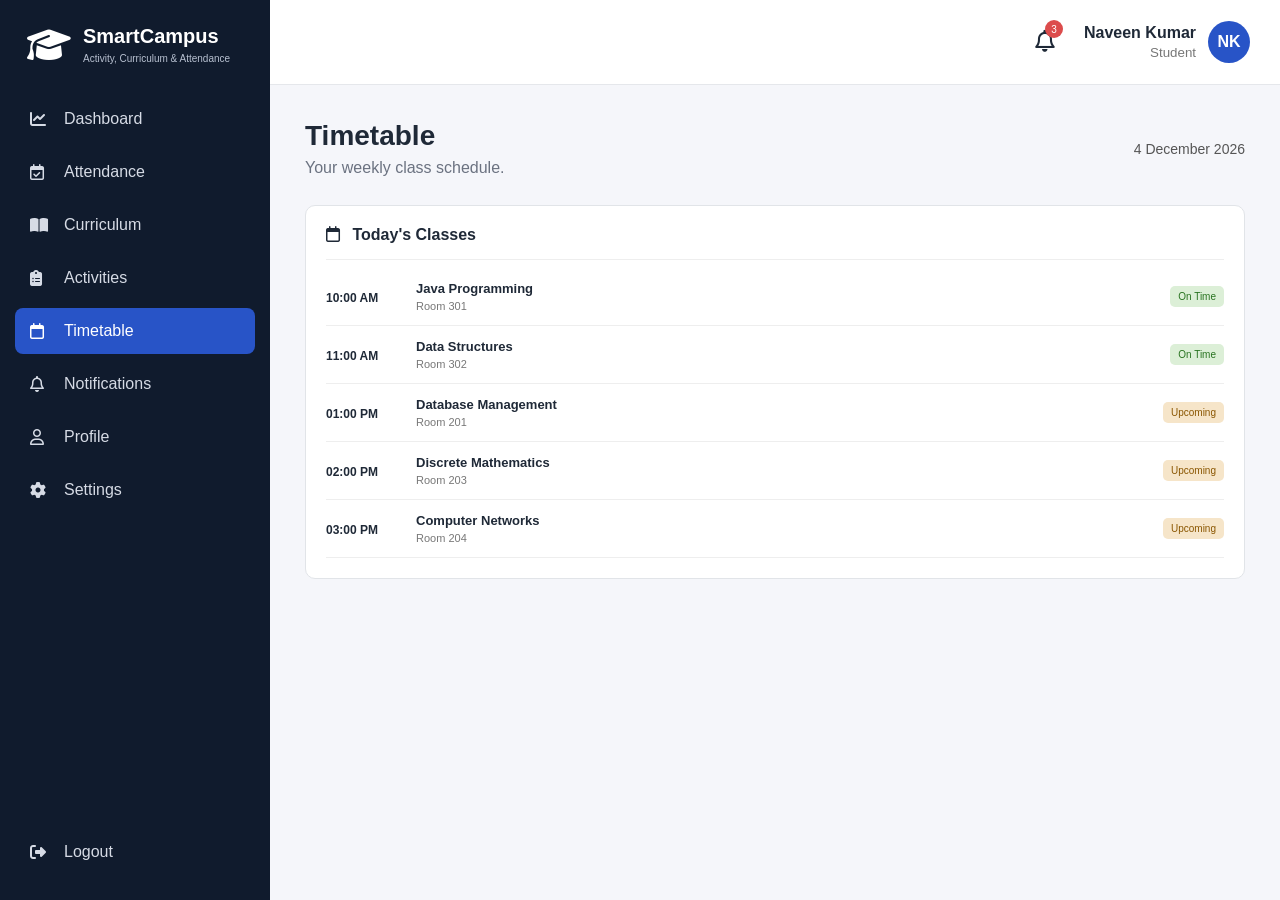
<file: timetable.html>
<!DOCTYPE html>
<html lang="en">

<head>
    <meta charset="UTF-8">
    <meta name="viewport" content="width=device-width, initial-scale=1.0">

    <title>SmartCampus - Timetable</title>

    <link rel="stylesheet" href="style.css">

    <link
        rel="stylesheet"
        href="https://cdnjs.cloudflare.com/ajax/libs/font-awesome/6.5.2/css/all.min.css"
    >
</head>

<body>

<div class="app">

    <aside class="sidebar">

        <div class="logo">
            <i class="fa-solid fa-graduation-cap"></i>

            <div>
                <h2>SmartCampus</h2>
                <span>Activity, Curriculum & Attendance</span>
            </div>
        </div>

        <nav>

            <a href="index.html" class="nav-item">
                <i class="fa-solid fa-chart-line"></i>
                <span>Dashboard</span>
            </a>

            <a href="attendance.html" class="nav-item">
                <i class="fa-regular fa-calendar-check"></i>
                <span>Attendance</span>
            </a>

            <a href="curriculum.html" class="nav-item">
                <i class="fa-solid fa-book-open"></i>
                <span>Curriculum</span>
            </a>

            <a href="activities.html" class="nav-item">
                <i class="fa-solid fa-clipboard-list"></i>
                <span>Activities</span>
            </a>

            <a href="timetable.html" class="nav-item active">
                <i class="fa-regular fa-calendar"></i>
                <span>Timetable</span>
            </a>

            <a href="notifications.html" class="nav-item">
                <i class="fa-regular fa-bell"></i>
                <span>Notifications</span>
            </a>

            <a href="profile.html" class="nav-item">
                <i class="fa-regular fa-user"></i>
                <span>Profile</span>
            </a>

            <a href="settings.html" class="nav-item">
                <i class="fa-solid fa-gear"></i>
                <span>Settings</span>
            </a>

        </nav>

        <a href="#" class="logout" onclick="logout()">
            <i class="fa-solid fa-right-from-bracket"></i>
            <span>Logout</span>
        </a>

    </aside>


    <main class="main">

        <header class="header">

            <div class="mobile-menu" id="menuBtn">
                <i class="fa-solid fa-bars"></i>
            </div>

            <div class="header-right">

                <div class="notification-icon">
                    <i class="fa-regular fa-bell"></i>
                    <span>3</span>
                </div>

                <div class="student">

                    <div>
                        <strong>Naveen Kumar</strong>
                        <small>Student</small>
                    </div>

                    <div class="avatar">NK</div>

                </div>

            </div>

        </header>


        <section class="content">

            <div class="page-heading">

                <div>
                    <h1>Timetable</h1>
                    <p>Your weekly class schedule.</p>
                </div>

                <span id="currentDate"></span>

            </div>


            <div class="panel">

                <div class="panel-title">

                    <h2>
                        <i class="fa-regular fa-calendar"></i>
                        Today's Classes
                    </h2>

                </div>


                <div class="class-list">

                    <div class="class-row">
                        <div>
                            <strong>10:00 AM</strong>
                        </div>

                        <div>
                            <b>Java Programming</b>
                            <small>Room 301</small>
                        </div>

                        <span class="status on-time">
                            On Time
                        </span>
                    </div>


                    <div class="class-row">
                        <div>
                            <strong>11:00 AM</strong>
                        </div>

                        <div>
                            <b>Data Structures</b>
                            <small>Room 302</small>
                        </div>

                        <span class="status on-time">
                            On Time
                        </span>
                    </div>


                    <div class="class-row">
                        <div>
                            <strong>01:00 PM</strong>
                        </div>

                        <div>
                            <b>Database Management</b>
                            <small>Room 201</small>
                        </div>

                        <span class="status upcoming">
                            Upcoming
                        </span>
                    </div>


                    <div class="class-row">
                        <div>
                            <strong>02:00 PM</strong>
                        </div>

                        <div>
                            <b>Discrete Mathematics</b>
                            <small>Room 203</small>
                        </div>

                        <span class="status upcoming">
                            Upcoming
                        </span>
                    </div>


                    <div class="class-row">
                        <div>
                            <strong>03:00 PM</strong>
                        </div>

                        <div>
                            <b>Computer Networks</b>
                            <small>Room 204</small>
                        </div>

                        <span class="status upcoming">
                            Upcoming
                        </span>
                    </div>

                </div>

            </div>

        </section>

    </main>

</div>

<script src="script.js"></script>

</body>
</html>
</file>
<file: style.css>
* {
    margin: 0;
    padding: 0;
    box-sizing: border-box;
    font-family: Arial, Helvetica, sans-serif;
}

body {
    background: #f5f6fa;
    color: #1f2937;
}

button {
    cursor: pointer;
}

.app {
    display: flex;
    min-height: 100vh;
}


/* ================= SIDEBAR ================= */

.sidebar {
    width: 270px;
    background: #101b2d;
    color: white;
    min-height: 100vh;
    display: flex;
    flex-direction: column;
    padding: 25px 15px;
    position: fixed;
    left: 0;
    top: 0;
    bottom: 0;
}

.logo {
    display: flex;
    align-items: center;
    gap: 12px;
    padding: 0 12px 30px;
}

.logo > i {
    font-size: 35px;
}

.logo h2 {
    font-size: 20px;
}

.logo span {
    font-size: 10px;
    color: #b7c0d0;
}

.sidebar nav {
    display: flex;
    flex-direction: column;
    gap: 7px;
}

.nav-item,
.logout {
    text-decoration: none;
    color: #d6dbe5;
    padding: 14px 15px;
    border-radius: 8px;
    display: flex;
    align-items: center;
    gap: 14px;
    transition: 0.2s;
}

.nav-item:hover,
.nav-item.active {
    background: #2854c7;
    color: white;
}

.nav-item i,
.logout i {
    width: 20px;
}

.logout {
    margin-top: auto;
}

.logout:hover {
    background: #2a3548;
}


/* ================= MAIN ================= */

.main {
    margin-left: 270px;
    width: calc(100% - 270px);
}


/* ================= HEADER ================= */

.header {
    height: 85px;
    background: white;
    border-bottom: 1px solid #e5e7eb;
    display: flex;
    align-items: center;
    justify-content: flex-end;
    padding: 0 30px;
}

.header-right {
    display: flex;
    align-items: center;
    gap: 30px;
}

.notification-icon {
    position: relative;
    font-size: 22px;
}

.notification-icon span {
    position: absolute;
    top: -9px;
    right: -9px;
    background: #dc4c4c;
    color: white;
    font-size: 10px;
    width: 18px;
    height: 18px;
    border-radius: 50%;
    display: flex;
    align-items: center;
    justify-content: center;
}

.student {
    display: flex;
    align-items: center;
    gap: 12px;
}

.student div:first-child {
    display: flex;
    flex-direction: column;
    align-items: flex-end;
}

.student small {
    color: #777;
    margin-top: 3px;
}

.avatar {
    width: 42px;
    height: 42px;
    background: #2854c7;
    color: white;
    border-radius: 50%;
    display: flex;
    align-items: center;
    justify-content: center;
    font-weight: bold;
}


/* ================= CONTENT ================= */

.content {
    padding: 35px;
}

.page-heading {
    display: flex;
    justify-content: space-between;
    align-items: center;
    margin-bottom: 28px;
}

.page-heading h1 {
    font-size: 28px;
}

.page-heading p {
    margin-top: 7px;
    color: #6b7280;
}

#currentDate {
    color: #555;
    font-size: 14px;
}


/* ================= STAT CARDS ================= */

.stats {
    display: grid;
    grid-template-columns: repeat(4, 1fr);
    gap: 20px;
    margin-bottom: 20px;
}

.stat-card {
    padding: 22px;
    border-radius: 10px;
    border: 1px solid #ddd;
    min-height: 150px;
    position: relative;
}

.attendance-card {
    background: #f1f5ff;
}

.curriculum-card {
    background: #f1f7ed;
}

.activity-card {
    background: #f7f1fb;
}

.deadline-card {
    background: #faf5e9;
}

.stat-icon {
    width: 48px;
    height: 48px;
    border-radius: 50%;
    background: rgba(255,255,255,0.6);
    display: flex;
    align-items: center;
    justify-content: center;
    font-size: 20px;
    margin-bottom: 10px;
}

.stat-card p {
    font-size: 14px;
    font-weight: bold;
}

.stat-card h2 {
    font-size: 28px;
    margin: 6px 0;
}

.stat-card span {
    color: #666;
    font-size: 12px;
}

.stat-card button {
    border: none;
    background: none;
    margin-top: 18px;
    font-weight: bold;
    font-size: 12px;
    color: #173c9b;
}


/* ================= PANELS ================= */

.middle-grid {
    display: grid;
    grid-template-columns: 1.2fr 1fr 1.2fr;
    gap: 20px;
    margin-bottom: 20px;
}

.bottom-grid {
    display: grid;
    grid-template-columns: 1.2fr 1fr;
    gap: 20px;
}

.panel {
    background: white;
    border: 1px solid #e1e4e8;
    border-radius: 10px;
    padding: 20px;
}

.panel-title {
    border-bottom: 1px solid #eee;
    padding-bottom: 15px;
    margin-bottom: 8px;
}

.panel-title h2 {
    font-size: 16px;
}

.panel-title i {
    margin-right: 8px;
}


/* ================= CLASSES ================= */

.class-row {
    display: grid;
    grid-template-columns: 80px 1fr auto;
    align-items: center;
    gap: 10px;
    padding: 13px 0;
    border-bottom: 1px solid #eee;
}

.class-row strong {
    font-size: 12px;
}

.class-row b {
    display: block;
    font-size: 13px;
}

.class-row small {
    display: block;
    color: #777;
    margin-top: 4px;
    font-size: 11px;
}

.status {
    padding: 5px 8px;
    border-radius: 5px;
    font-size: 10px;
}

.on-time {
    background: #dcefd7;
    color: #287320;
}

.upcoming {
    background: #f6e5c9;
    color: #8a5600;
}


/* ================= ATTENDANCE ================= */

.attendance-chart {
    display: flex;
    align-items: center;
    justify-content: space-around;
    padding: 25px 5px;
}

.circle {
    width: 145px;
    height: 145px;
    border-radius: 50%;
    background:
        conic-gradient(
            #58a95b 0deg 295deg,
            #d85b4d 295deg 350deg,
            #e5b53c 350deg 360deg
        );

    display: flex;
    align-items: center;
    justify-content: center;
}

.circle::before {
    content: "";
    width: 105px;
    height: 105px;
    background: white;
    border-radius: 50%;
    position: absolute;
}

.circle div {
    position: relative;
    z-index: 2;
    text-align: center;
}

.circle strong {
    display: block;
    font-size: 25px;
}

.circle span {
    font-size: 11px;
    color: #777;
}

.legend {
    display: flex;
    flex-direction: column;
    gap: 14px;
    font-size: 12px;
}

.legend div {
    display: flex;
    align-items: center;
    gap: 7px;
}

.legend b {
    margin-left: 8px;
}

.dot {
    width: 10px;
    height: 10px;
    border-radius: 50%;
}

.present {
    background: #58a95b;
}

.absent {
    background: #d85b4d;
}

.late {
    background: #e5b53c;
}


/* ================= SUBJECT ================= */

.subject {
    margin: 15px 0;
}

.subject-info {
    display: flex;
    justify-content: space-between;
    font-size: 12px;
    margin-bottom: 6px;
}

.progress {
    height: 6px;
    background: #e5e7eb;
    border-radius: 20px;
    overflow: hidden;
}

.progress div {
    height: 100%;
    background: #55a35a;
    border-radius: 20px;
}

.progress.warning div {
    background: #dcae38;
}

.warning-text {
    color: #c68e14;
}


/* ================= BUTTON ================= */

.view-btn {
    border: none;
    background: none;
    color: #173c9b;
    font-weight: bold;
    font-size: 12px;
    margin-top: 12px;
}


/* ================= ACTIVITIES ================= */

.activity-row {
    display: grid;
    grid-template-columns: 1fr auto auto;
    gap: 15px;
    align-items: center;
    padding: 15px 0;
    border-bottom: 1px solid #eee;
}

.activity-row b {
    font-size: 12px;
}

.activity-row span {
    font-size: 11px;
    color: #666;
}

.priority {
    padding: 4px 9px;
    border-radius: 5px;
    font-size: 10px;
}

.high {
    background: #f6d3d3;
    color: #a63030;
}

.medium {
    background: #f6e2c7;
    color: #a56210;
}

.low {
    background: #dcebd5;
    color: #35772d;
}


/* ================= NOTIFICATIONS ================= */

.notification-row {
    display: flex;
    justify-content: space-between;
    gap: 15px;
    padding: 15px 0;
    border-bottom: 1px solid #eee;
}

.notification-row span {
    font-size: 12px;
}

.notification-row small {
    color: #777;
    white-space: nowrap;
}


/* ================= MOBILE ================= */

.mobile-menu {
    display: none;
}

@media (max-width: 1200px) {

    .stats {
        grid-template-columns: repeat(2, 1fr);
    }

    .middle-grid {
        grid-template-columns: 1fr;
    }

    .bottom-grid {
        grid-template-columns: 1fr;
    }
}


@media (max-width: 768px) {

    .sidebar {
        transform: translateX(-100%);
        transition: 0.3s;
        z-index: 100;
    }

    .sidebar.open {
        transform: translateX(0);
    }

    .main {
        margin-left: 0;
        width: 100%;
    }

    .header {
        justify-content: space-between;
    }

    .mobile-menu {
        display: block;
        font-size: 22px;
    }

    .content {
        padding: 20px;
    }

    .stats {
        grid-template-columns: 1fr;
    }

    .page-heading {
        flex-direction: column;
        align-items: flex-start;
        gap: 10px;
    }

    .header-right {
        gap: 15px;
    }

    .student div:first-child {
        display: none;
    }
}


@media (max-width: 500px) {

    .activity-row {
        grid-template-columns: 1fr;
        gap: 7px;
    }

    .notification-row {
        flex-direction: column;
    }

    .class-row {
        grid-template-columns: 65px 1fr;
    }

    .class-row .status {
        display: none;
    }

}
</file>
